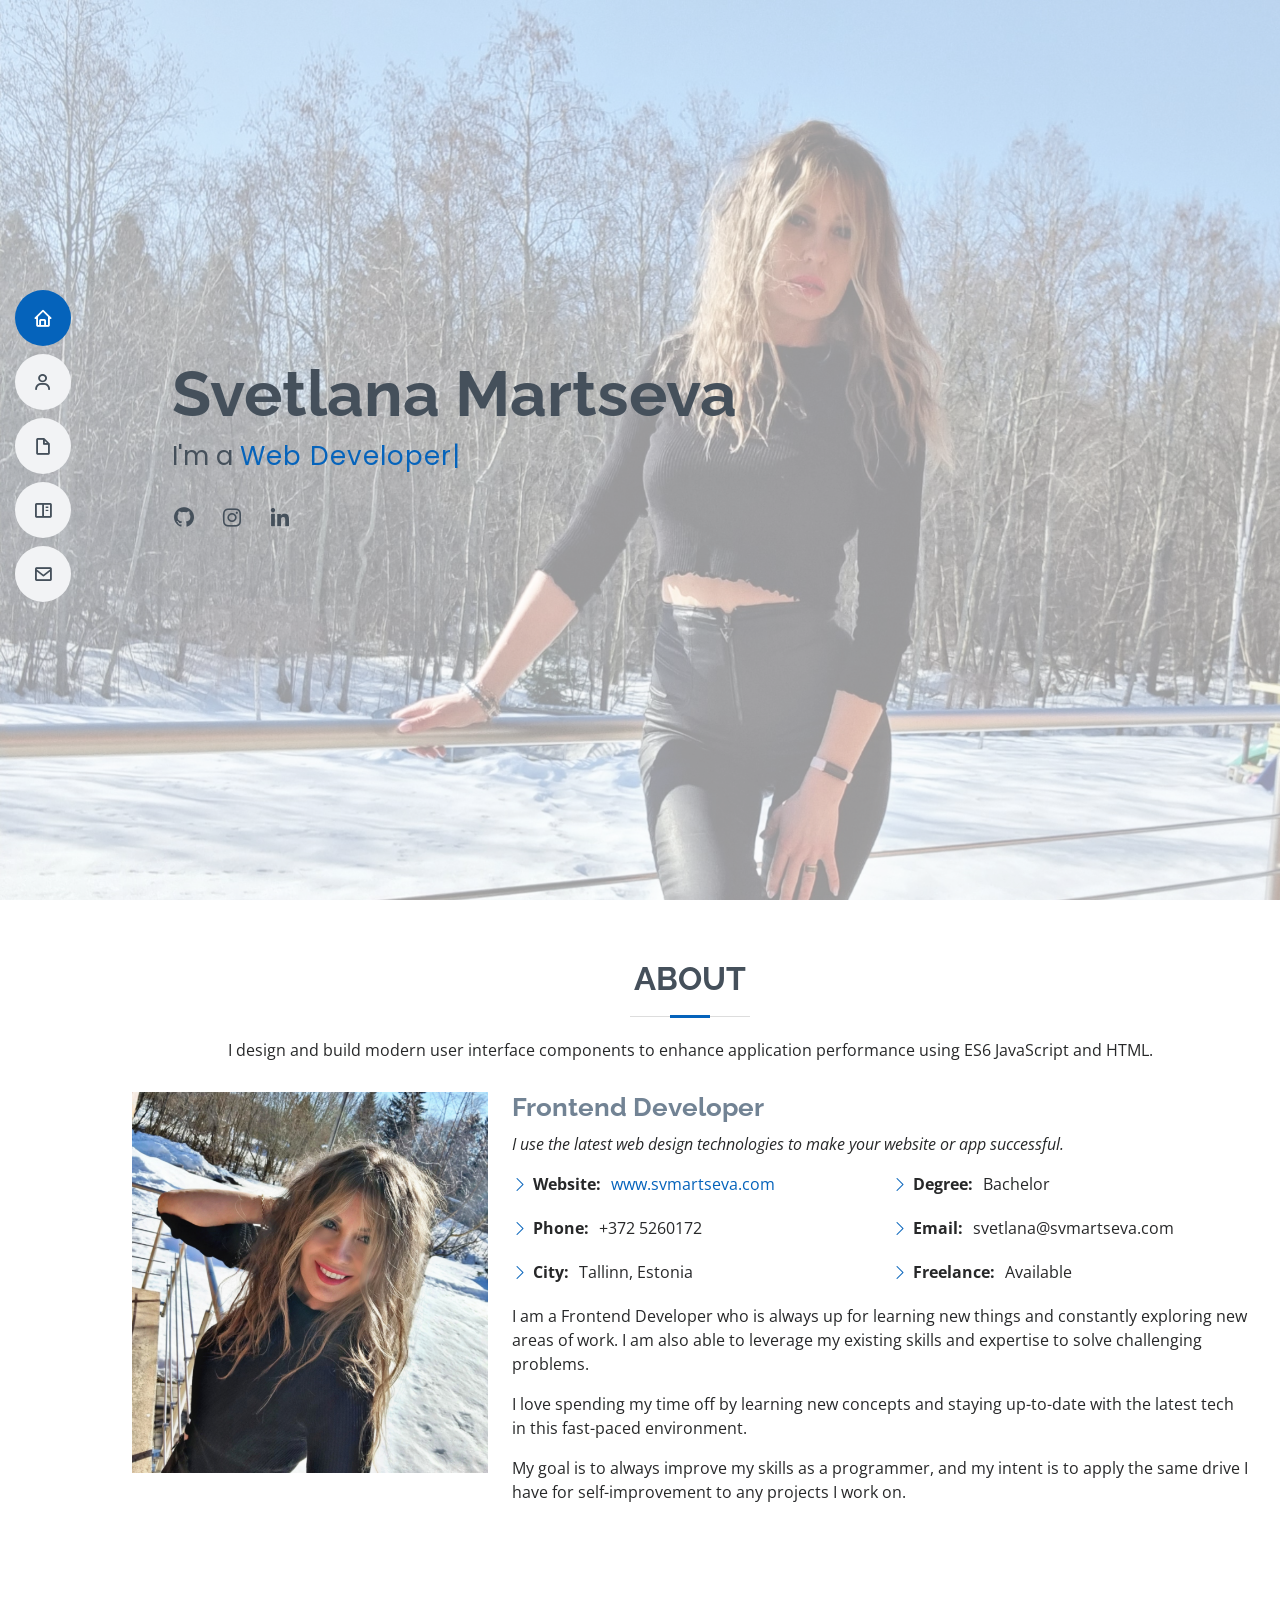
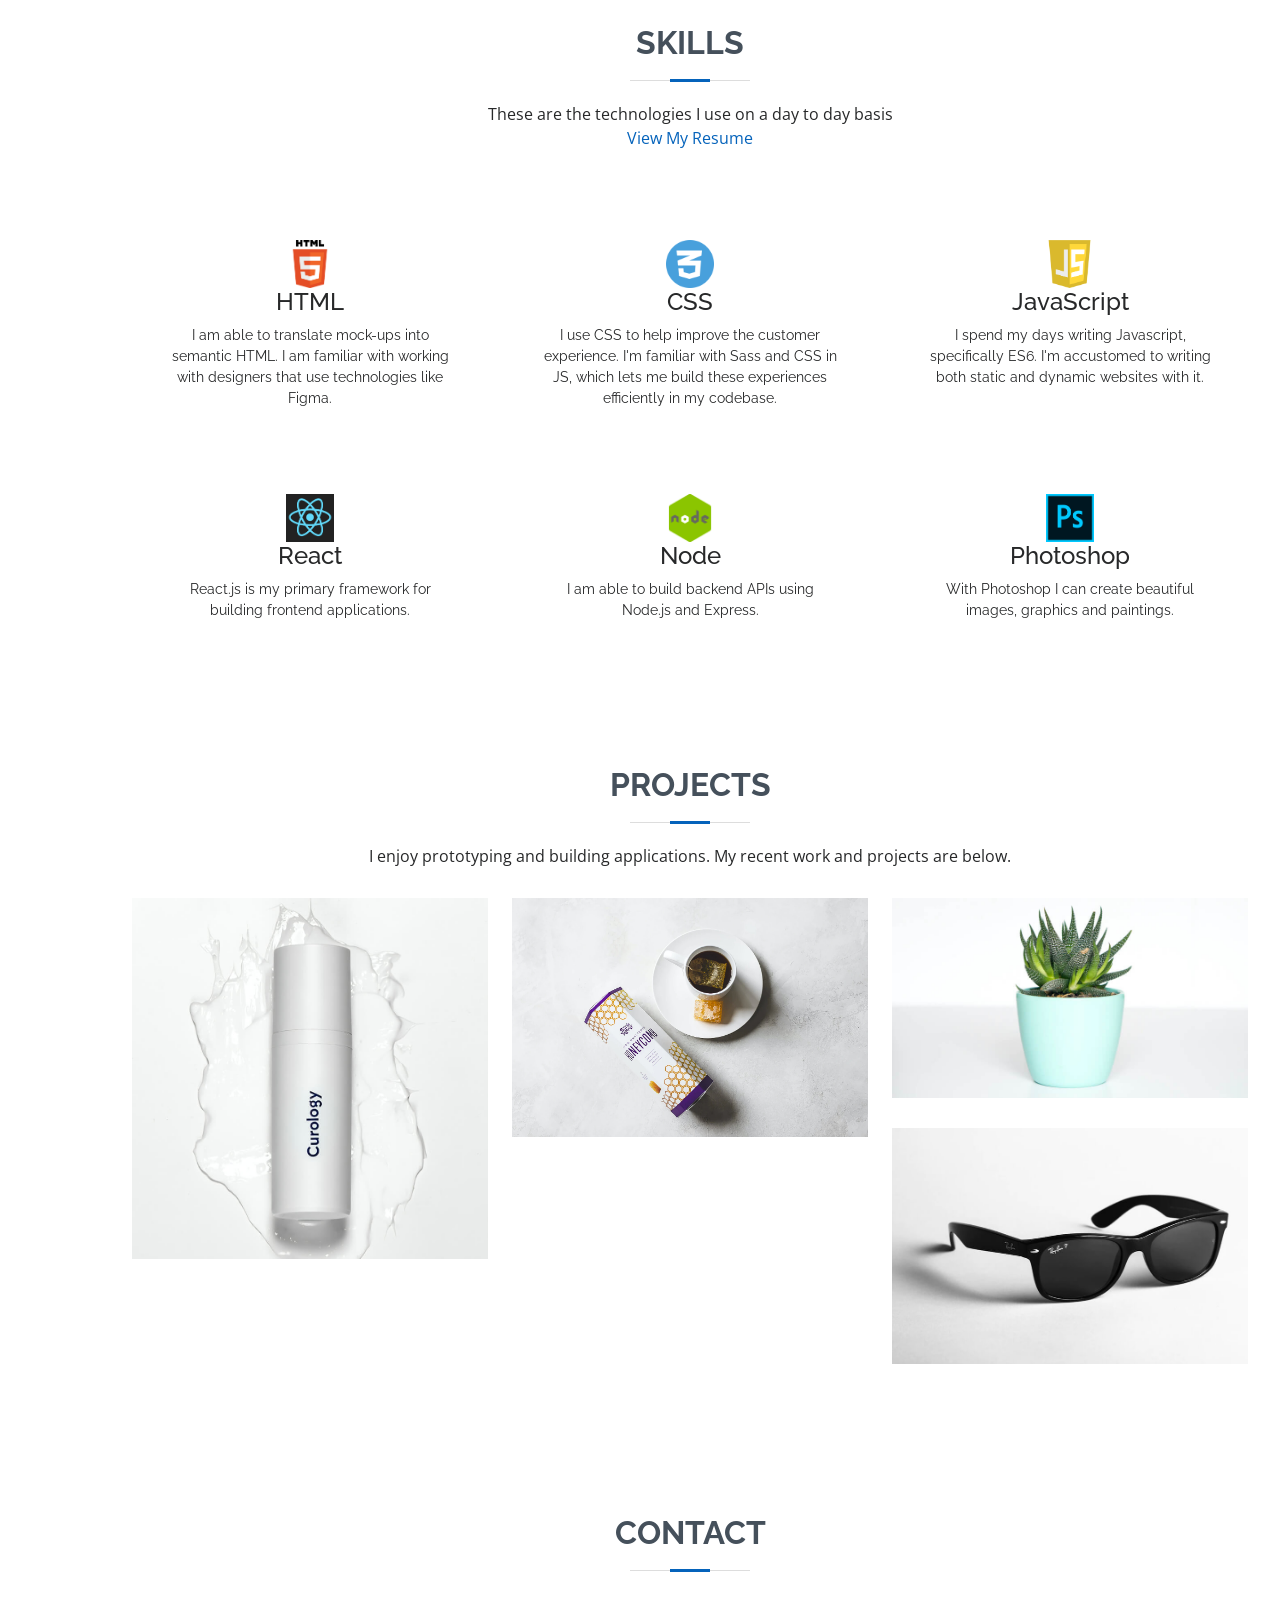
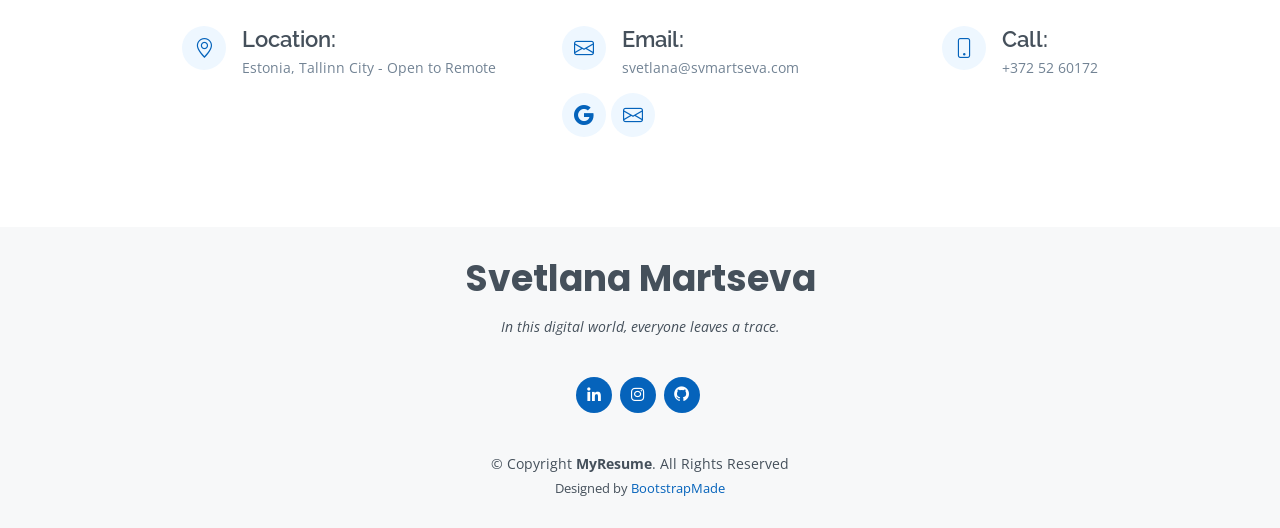
<file: index.html>
<!DOCTYPE html>
<html lang="en">
  <head>
    <meta charset="utf-8" />
    <meta content="width=device-width, initial-scale=1.0" name="viewport" />

    <title>Svetlana Martseva</title>
    <meta content="" name="description" />
    <meta content="" name="keywords" />

    <!-- Favicons -->
    <link href="assets/img/sm-logo.png" rel="icon" />
    <link href="assets/img/apple-touch-icon.png" rel="apple-touch-icon" />

    <!-- Google Fonts -->
    <link
      href="https://fonts.googleapis.com/css?family=Open+Sans:300,300i,400,400i,600,600i,700,700i|Raleway:300,300i,400,400i,500,500i,600,600i,700,700i|Poppins:300,300i,400,400i,500,500i,600,600i,700,700i"
      rel="stylesheet"
    />

    <!-- Vendor CSS Files -->
    <link href="assets/vendor/aos/aos.css" rel="stylesheet" />
    <link
      href="assets/vendor/bootstrap/css/bootstrap.min.css"
      rel="stylesheet"
    />
    <link
      href="assets/vendor/bootstrap-icons/bootstrap-icons.css"
      rel="stylesheet"
    />
    <link href="assets/vendor/boxicons/css/boxicons.min.css" rel="stylesheet" />
    <link
      href="assets/vendor/glightbox/css/glightbox.min.css"
      rel="stylesheet"
    />
    <link href="assets/vendor/swiper/swiper-bundle.min.css" rel="stylesheet" />

    <!-- Template Main CSS File -->
    <link href="assets/css/style.css" rel="stylesheet" />

    <!-- =======================================================
  * Template Name: MyResume - v4.7.0
  * Template URL: https://bootstrapmade.com/free-html-bootstrap-template-my-resume/
  * Author: BootstrapMade.com
  * License: https://bootstrapmade.com/license/
  ======================================================== -->
  </head>

  <body>
    <!-- ======= Mobile nav toggle button ======= -->
    <!-- <button type="button" class="mobile-nav-toggle d-xl-none"><i class="bi bi-list mobile-nav-toggle"></i></button> -->
    <i class="bi bi-list mobile-nav-toggle d-xl-none"></i>
    <!-- ======= Header ======= -->
    <header id="header" class="d-flex flex-column justify-content-center">
      <nav id="navbar" class="navbar nav-menu">
        <ul>
          <li>
            <a href="#hero" class="nav-link scrollto active"
              ><i class="bx bx-home"></i> <span>Home</span></a
            >
          </li>
          <li>
            <a href="#about" class="nav-link scrollto"
              ><i class="bx bx-user"></i> <span>About</span></a
            >
          </li>
          <li>
            <a href="#skills" class="nav-link scrollto"
              ><i class="bx bx-file-blank"></i> <span>Skills</span></a
            >
          </li>
          <li>
            <a href="#portfolio" class="nav-link scrollto"
              ><i class="bx bx-book-content"></i> <span>Projects</span></a
            >
          </li>
          <!--<li>
            <a href="#services" class="nav-link scrollto"
              ><i class="bx bx-server"></i> <span>Services</span></a
            >
          </li>-->
          <li>
            <a href="#contact" class="nav-link scrollto"
              ><i class="bx bx-envelope"></i> <span>Contact</span></a
            >
          </li>
        </ul>
      </nav>
      <!-- .nav-menu -->
    </header>
    <!-- End Header -->

    <!-- ======= Hero Section ======= -->
    <section id="hero" class="d-flex flex-column justify-content-center">
      <div class="container" data-aos="zoom-in" data-aos-delay="100">
        <h1>Svetlana Martseva</h1>
        <p>
          I'm a
          <span
            class="typed"
            data-typed-items="Web Developer, Student, Freelancer"
          ></span>
        </p>
        <div class="social-links">
          <a href="https://github.com/Svmar1203" target="blank" class="github"
            ><i class="bx bxl-github"></i
          ></a>
          <a
            href="https://www.instagram.com/svmar1203/"
            target="blank"
            class="instagram"
            ><i class="bx bxl-instagram"></i
          ></a>
          <a
            href="https://www.linkedin.com/in/svmartseva/"
            target="blank"
            class="linkedin"
            ><i class="bx bxl-linkedin"></i
          ></a>
        </div>
      </div>
    </section>
    <!-- End Hero -->

    <main id="main">
      <!-- ======= About Section ======= -->
      <section id="about" class="about">
        <div class="container" data-aos="fade-up">
          <div class="section-title">
            <h2>About</h2>
            <p>
              I design and build modern user interface components to enhance
              application performance using ES6 JavaScript and HTML.
            </p>
          </div>

          <div class="row">
            <div class="col-lg-4">
              <img src="assets/img/tt1.jpg" class="img-fluid" alt="" />
            </div>
            <div class="col-lg-8 pt-4 pt-lg-0 content">
              <h3>Frontend Developer</h3>
              <p class="fst-italic">
                I use the latest web design technologies to make your website or
                app successful.
              </p>
              <div class="row">
                <div class="col-lg-6">
                  <ul>
                    <li>
                      <i class="bi bi-chevron-right"></i>
                      <strong>Website:</strong>
                      <a href="https://www.svmartseva.com" target="_blank"
                        >www.svmartseva.com</a
                      >
                    </li>
                    <li>
                      <i class="bi bi-chevron-right"></i>
                      <strong>Phone:</strong> <span>+372 5260172</span>
                    </li>
                    <li>
                      <i class="bi bi-chevron-right"></i>
                      <strong>City:</strong> <span>Tallinn, Estonia</span>
                    </li>
                  </ul>
                </div>
                <div class="col-lg-6">
                  <ul>
                    <li>
                      <i class="bi bi-chevron-right"></i>
                      <strong>Degree:</strong> <span>Bachelor</span>
                    </li>
                    <li>
                      <i class="bi bi-chevron-right"></i>
                      <strong>Email:</strong>
                      <span>svetlana@svmartseva.com</span>
                    </li>
                    <li>
                      <i class="bi bi-chevron-right"></i>
                      <strong>Freelance:</strong> <span>Available</span>
                    </li>
                  </ul>
                </div>
              </div>
              <p>
                I am a Frontend Developer who is always up for learning new
                things and constantly exploring new areas of work. I am also
                able to leverage my existing skills and expertise to solve
                challenging problems.
              </p>
              <p>
                I love spending my time off by learning new concepts and staying
                up-to-date with the latest tech in this fast-paced environment.
              </p>
              <p>
                My goal is to always improve my skills as a programmer, and my
                intent is to apply the same drive I have for self-improvement to
                any projects I work on.
              </p>
            </div>
          </div>
        </div>
      </section>
      <!-- End About Section -->

      <!-- ======= Skills Section ======= -->
      <section id="skills" class="skills">
        <div class="container" data-aos="fade-up">
          <div class="section-title">
            <h2>Skills</h2>
            <p>These are the technologies I use on a day to day basis</p>
            <a class="btn-btn-link mt-2" target="_blank" href="">View My Resume</a>
          </div>

          <div class="row">
            <div class="col-lg-4 col-md-6">
              <div class="count-box">
                <img src="assets/img/skills/html55.png" class="skill-indiv" />
                <h4>HTML</h4>
                <p>
                  I am able to translate mock-ups into semantic HTML. I am
                  familiar with working with designers that use technologies
                  like Figma.
                </p>
              </div>
            </div>

            <div class="col-lg-4 col-md-6 mt-5 mt-md-0">
              <div class="count-box">
                <img src="assets/img/skills/css5.png" class="skill-indiv" />

                <h4>CSS</h4>
                <p>
                  I use CSS to help improve the customer experience. I'm
                  familiar with Sass and CSS in JS, which lets me build these
                  experiences efficiently in my codebase.
                </p>
              </div>
            </div>

            <div class="col-lg-4 col-md-6 mt-5 mt-lg-0">
              <div class="count-box">
                <img src="assets/img/skills/js.png" class="skill-indiv" />

                <h4>JavaScript</h4>
                <p>
                  I spend my days writing Javascript, specifically ES6. I'm
                  accustomed to writing both static and dynamic websites with
                  it.
                </p>
              </div>
            </div>

            <div class="col-lg-4 col-md-6 mt-5 mt-lg-0">
              <div class="count-box">
                <img src="assets/img/skills/react1.png" class="skill-indiv" />

                <h4>React</h4>
                <p>
                  React.js is my primary framework for building frontend
                  applications.
                </p>
              </div>
            </div>

            <div class="col-lg-4 col-md-6 mt-5 mt-lg-0">
              <div class="count-box">
                 <img src="assets/img/skills/node.png" class="skill-indiv"></img>

                <h4>Node</h4>
                <p>
                  I am able to build backend APIs using Node.js and Express.
                </p>
              </div>
            </div>

            <div class="col-lg-4 col-md-6 mt-5 mt-lg-0">
              <div class="count-box">
                <img src="assets/img/skills/phs.png" class="skill-indiv" />

                <h4>Photoshop</h4>
                <p>
                  With Photoshop I can create beautiful images, graphics and
                  paintings.
                </p>
              </div>
            </div>
          </div>
        </div>
      </section>
      <!-- End Facts Section -->

  

      <!-- ======= Project Section ======= -->
      <section id="portfolio" class="portfolio section-bg">
        <div class="container" data-aos="fade-up">
          <div class="section-title">
            <h2>Projects</h2>
            <p>
             I enjoy prototyping and building applications. My recent work and projects are below.
            </p>
          </div>

         

          <div
            class="row portfolio-container"
            data-aos="fade-up"
            data-aos-delay="200"
          >
            <div class="col-lg-4 col-md-6 portfolio-item filter-app">
              <div class="portfolio-wrap">
                <img
                  src="assets/img/portfolio/portfolio-1.jpg"
                  class="img-fluid"
                  alt=""
                />
                <div class="portfolio-info">
                  <h4>Bankist App</h4>
                  
                  <div class="portfolio-links">
                    <a
                      href="assets/img/portfolio/prtf.jpg"
                      data-gallery="portfolioGallery"
                      class="portfolio-lightbox"
                      title="Bankist App"
                      ><i class="bx bx-plus"></i
                    ></a>
                    <!--<a
                      href="portfolio-details.html"
                      class="portfolio-details-lightbox"
                      data-glightbox="type: external"
                      title="Portfolio Details"
                      ><i class="bx bx-link"></i
                    ></a>-->
                  </div>
                </div>
              </div>
            </div>

            <div class="col-lg-4 col-md-6 portfolio-item filter-web">
              <div class="portfolio-wrap">
                <img
                  src="assets/img/portfolio/portfolio-2.jpg"
                  class="img-fluid"
                  alt=""
                />
                <div class="portfolio-info">
                  <h4>Noemi</h4>
                 
                  <div class="portfolio-links">
                    <a
                      href="assets/img/portfolio/prtf2.png"
                      data-gallery="portfolioGallery"
                      class="portfolio-lightbox"
                      title="Noemi"
                      ><i class="bx bx-plus"></i
                    ></a>
                    <!--<a
                      href="portfolio-details.html"
                      class="portfolio-details-lightbox"
                      data-glightbox="type: external"
                      title="Portfolio Details"
                      ><i class="bx bx-link"></i
                    ></a>-->
                  </div>
                </div>
              </div>
            </div>

            <div class="col-lg-4 col-md-6 portfolio-item filter-app">
              <div class="portfolio-wrap">
                <img
                  src="assets/img/portfolio/portfolio-3.jpg"
                  class="img-fluid"
                  alt=""
                />
                <div class="portfolio-info">
                  <h4>App</h4>
                 
                  <div class="portfolio-links">
                    <a
                      href="assets/img/portfolio/prtf3.jpg"
                      data-gallery="portfolioGallery"
                      class="portfolio-lightbox"
                      title="Landing Page"
                      ><i class="bx bx-plus"></i
                    ></a>
                    <!--<a
                      href="portfolio-details.html"
                      class="portfolio-details-lightbox"
                      data-glightbox="type: external"
                      title="Portfolio Details"
                      ><i class="bx bx-link"></i
                    ></a>-->
                  </div>
                </div>
              </div>
            </div>

            <div class="col-lg-4 col-md-6 portfolio-item filter-card">
              <div class="portfolio-wrap">
                <img
                  src="assets/img/portfolio/portfolio-4.jpg"
                  class="img-fluid"
                  alt=""
                />
                <div class="portfolio-info">
                  <h4>Portfolio</h4>
                  
                  <div class="portfolio-links">
                    <a
                      href="assets/img/portfolio/prtf4.jpg"
                      data-gallery="portfolioGallery"
                      class="portfolio-lightbox"
                      title="Portfolio"
                      ><i class="bx bx-plus"></i
                    ></a>
                   
                  </div>
                </div>
              </div>
            </div>

            
          </div>
        </div>
      </section>
      <!-- End Project Section -->

      <!-- ======= Contact Section ======= -->
      <section id="contact" class="contact">
        <div class="container" data-aos="fade-up">
          <div class="section-title">
            <h2>Contact</h2>
          </div>

          <div class="row mt-1">
              <div class="col-sm-12 col-lg-4">
                <div class="info info--contact">
                  <div class="address">
                    <i class="bi bi-geo-alt"></i>
                    <h4>Location:</h4>
                    <p>Estonia, Tallinn City - Open to Remote</p>
                  </div>
                </div>
              </div>

            <div class="col-sm-12 col-lg-4">
              <div class="info info--contact">
                <div class="email">
                  <i class="bi bi-envelope"></i>
                  <h4>Email:</h4>
                  <p>svetlana@svmartseva.com</p>
                </div>
                <div class="contact-links">
                  <a href="mailTo:svetlana@svmartseva.com" target="_blank">
                    <i class="bi bi-google"></i>
                  </a>
                  <a href="mailTo:svetlana.eest@gmail.com">
                    <i class="bi bi-envelope"></i>
                  </a>
                </div>
              </div>    
            </div>

            <div class="col-sm-12 col-lg-4">
              <div class="info info--contact">
                <div class="phone">
                  <i class="bi bi-phone"></i>
                  <h4>Call:</h4>
                  <p>+372 52 60172</p>
                </div>
              </div>
                
            </div>
            <!--<div class="col-lg-4">
              <div class="info">
                <div class="address">
                  <i class="bi bi-geo-alt"></i>
                  <h4>Location:</h4>
                  <p>A108 Adam Street, New York, NY 535022</p>
                </div>

                <div class="email">
                  <i class="bi bi-envelope"></i>
                  <h4>Email:</h4>
                  <p>info@example.com</p>
                </div>

                <div class="phone">
                  <i class="bi bi-phone"></i>
                  <h4>Call:</h4>
                  <p>+1 5589 55488 55s</p>
                </div>
              </div>-->
            </div>

            <!--<div class="col-lg-8 mt-5 mt-lg-0">
              <form
                action="forms/contact.php"
                method="post"
                role="form"
                class="php-email-form"
              >
                <div class="row">
                  <div class="col-md-6 form-group">
                    <input
                      type="text"
                      name="name"
                      class="form-control"
                      id="name"
                      placeholder="Your Name"
                      required
                    />
                  </div>
                  <div class="col-md-6 form-group mt-3 mt-md-0">
                    <input
                      type="email"
                      class="form-control"
                      name="email"
                      id="email"
                      placeholder="Your Email"
                      required
                    />
                  </div>
                </div>
                <div class="form-group mt-3">
                  <input
                    type="text"
                    class="form-control"
                    name="subject"
                    id="subject"
                    placeholder="Subject"
                    required
                  />
                </div>
                <div class="form-group mt-3">
                  <textarea
                    class="form-control"
                    name="message"
                    rows="5"
                    placeholder="Message"
                    required
                  ></textarea>
                </div>
                <div class="my-3">
                  <div class="loading">Loading</div>
                  <div class="error-message"></div>
                  <div class="sent-message">
                    Your message has been sent. Thank you!
                  </div>
                </div>
                <div class="text-center">
                  <button type="submit">Send Message</button>
                </div>
              </form>
            </div>-->
          </div>
        </div>
      </section>
      <!-- End Contact Section -->
    </main>
    <!-- End #main -->

    <!-- ======= Footer ======= -->
    <footer id="footer">
      <div class="container">
        <h3>Svetlana Martseva</h3>
        <p>
          In this digital world, everyone leaves a trace.
        </p>
        <div class="social-links">
          <a href="https://www.linkedin.com/in/svmartseva/" target="_blank" class="linkedin"><i class="bx bxl-linkedin"></i></a>
          <a href="https://www.instagram.com/svmar1203/" target="_blank" class="instagram"><i class="bx bxl-instagram"></i></a>
           <a href="https://github.com/Svmar1203" target="_blank" class="github"
            ><i class="bx bxl-github"></i
          ></a>
        </div>
        <div class="copyright">
          &copy; Copyright <strong><span>MyResume</span></strong
          >. All Rights Reserved
        </div>
        <div class="credits">
          <!-- All the links in the footer should remain intact. -->
          <!-- You can delete the links only if you purchased the pro version. -->
          <!-- Licensing information: [license-url] -->
          <!-- Purchase the pro version with working PHP/AJAX contact form: https://bootstrapmade.com/free-html-bootstrap-template-my-resume/ -->
          Designed by <a href="https://bootstrapmade.com/">BootstrapMade</a>
        </div>
      </div>
    </footer>
    <!-- End Footer -->

    <div id="preloader"></div>
    <a
      href="#"
      class="back-to-top d-flex align-items-center justify-content-center"
      ><i class="bi bi-arrow-up-short"></i
    ></a>

    <!-- Vendor JS Files -->
    <script src="assets/vendor/purecounter/purecounter.js"></script>
    <script src="assets/vendor/aos/aos.js"></script>
    <script src="assets/vendor/bootstrap/js/bootstrap.bundle.min.js"></script>
    <script src="assets/vendor/glightbox/js/glightbox.min.js"></script>
    <script src="assets/vendor/isotope-layout/isotope.pkgd.min.js"></script>
    <script src="assets/vendor/swiper/swiper-bundle.min.js"></script>
    <script src="assets/vendor/typed.js/typed.min.js"></script>
    <script src="assets/vendor/waypoints/noframework.waypoints.js"></script>
    <script src="assets/vendor/php-email-form/validate.js"></script>

    <!-- Template Main JS File -->
    <script src="assets/js/main.js"></script>
  </body>
</html>
</file>
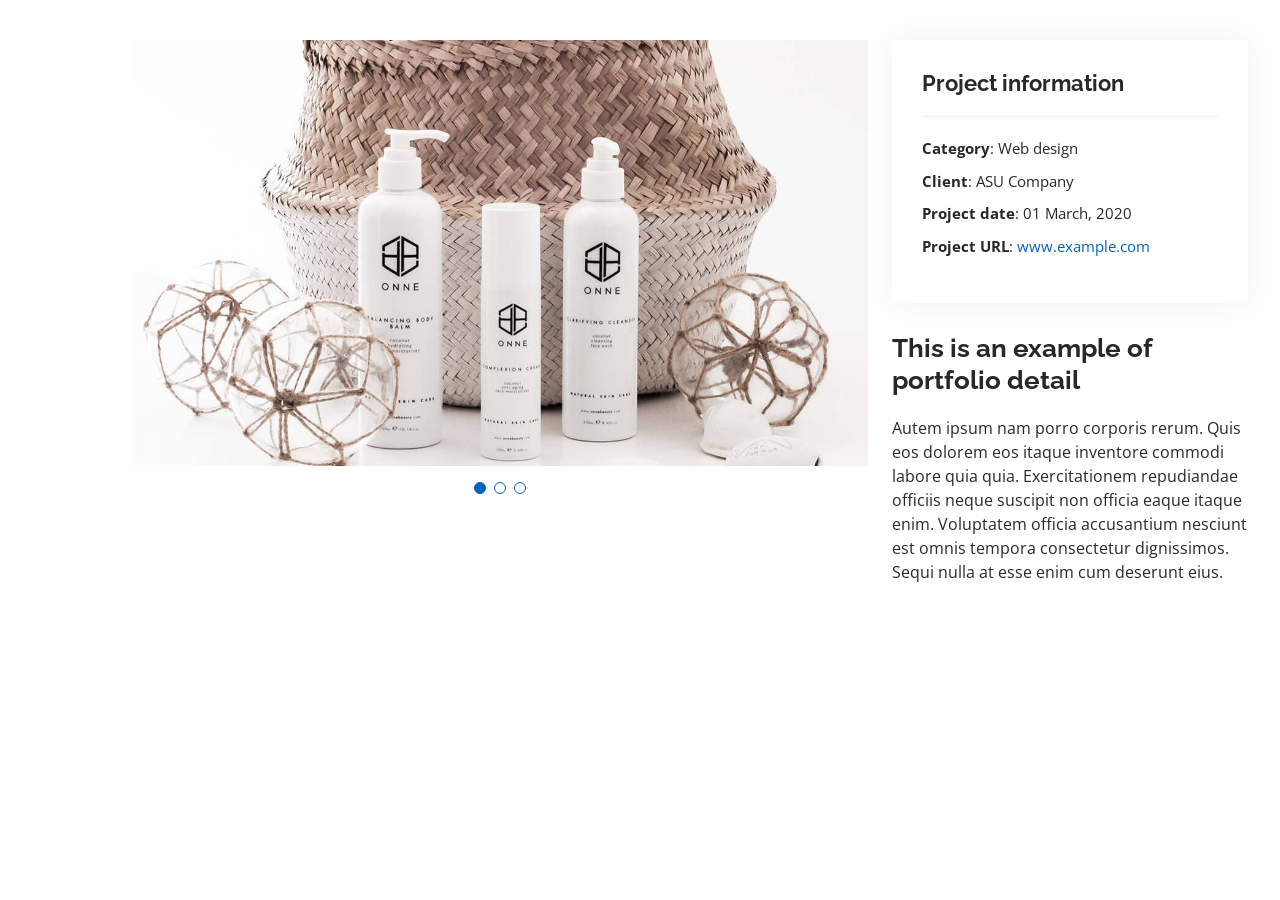
<file: portfolio-details.html>
<!DOCTYPE html>
<html lang="en">
  <head>
    <meta charset="utf-8" />
    <meta content="width=device-width, initial-scale=1.0" name="viewport" />

    <title>Project Details - Personal Bootstrap Template</title>
    <meta content="" name="description" />
    <meta content="" name="keywords" />

    <!-- Favicons -->
    <link href="assets/img/favicon.png" rel="icon" />
    <link href="assets/img/apple-touch-icon.png" rel="apple-touch-icon" />

    <!-- Google Fonts -->
    <link
      href="https://fonts.googleapis.com/css?family=Open+Sans:300,300i,400,400i,600,600i,700,700i|Raleway:300,300i,400,400i,500,500i,600,600i,700,700i|Poppins:300,300i,400,400i,500,500i,600,600i,700,700i"
      rel="stylesheet"
    />

    <!-- Vendor CSS Files -->
    <link href="assets/vendor/aos/aos.css" rel="stylesheet" />
    <link
      href="assets/vendor/bootstrap/css/bootstrap.min.css"
      rel="stylesheet"
    />
    <link
      href="assets/vendor/bootstrap-icons/bootstrap-icons.css"
      rel="stylesheet"
    />
    <link href="assets/vendor/boxicons/css/boxicons.min.css" rel="stylesheet" />
    <link
      href="assets/vendor/glightbox/css/glightbox.min.css"
      rel="stylesheet"
    />
    <link href="assets/vendor/swiper/swiper-bundle.min.css" rel="stylesheet" />

    <!-- Template Main CSS File -->
    <link href="assets/css/style.css" rel="stylesheet" />

    <!-- =======================================================
  * Template Name: MyResume - v4.7.0
  * Template URL: https://bootstrapmade.com/free-html-bootstrap-template-my-resume/
  * Author: BootstrapMade.com
  * License: https://bootstrapmade.com/license/
  ======================================================== -->
  </head>

  <body>
    <main id="main">
      <!-- ======= Portfolio Details Section ======= -->
      <section id="portfolio-details" class="portfolio-details">
        <div class="container">
          <div class="row gy-4">
            <div class="col-lg-8">
              <div class="portfolio-details-slider swiper">
                <div class="swiper-wrapper align-items-center">
                  <div class="swiper-slide">
                    <img
                      src="assets/img/portfolio/portfolio-details-1.jpg"
                      alt=""
                    />
                  </div>

                  <div class="swiper-slide">
                    <img
                      src="assets/img/portfolio/portfolio-details-2.jpg"
                      alt=""
                    />
                  </div>

                  <div class="swiper-slide">
                    <img
                      src="assets/img/portfolio/portfolio-details-3.jpg"
                      alt=""
                    />
                  </div>
                </div>
                <div class="swiper-pagination"></div>
              </div>
            </div>

            <div class="col-lg-4">
              <div class="portfolio-info">
                <h3>Project information</h3>
                <ul>
                  <li><strong>Category</strong>: Web design</li>
                  <li><strong>Client</strong>: ASU Company</li>
                  <li><strong>Project date</strong>: 01 March, 2020</li>
                  <li>
                    <strong>Project URL</strong>:
                    <a href="#">www.example.com</a>
                  </li>
                </ul>
              </div>
              <div class="portfolio-description">
                <h2>This is an example of portfolio detail</h2>
                <p>
                  Autem ipsum nam porro corporis rerum. Quis eos dolorem eos
                  itaque inventore commodi labore quia quia. Exercitationem
                  repudiandae officiis neque suscipit non officia eaque itaque
                  enim. Voluptatem officia accusantium nesciunt est omnis
                  tempora consectetur dignissimos. Sequi nulla at esse enim cum
                  deserunt eius.
                </p>
              </div>
            </div>
          </div>
        </div>
      </section>
      <!-- End Portfolio Details Section -->
    </main>
    <!-- End #main -->

    <div id="preloader"></div>
    <a
      href="#"
      class="back-to-top d-flex align-items-center justify-content-center"
      ><i class="bi bi-arrow-up-short"></i
    ></a>

    <!-- Vendor JS Files -->
    <script src="assets/vendor/purecounter/purecounter.js"></script>
    <script src="assets/vendor/aos/aos.js"></script>
    <script src="assets/vendor/bootstrap/js/bootstrap.bundle.min.js"></script>
    <script src="assets/vendor/glightbox/js/glightbox.min.js"></script>
    <script src="assets/vendor/isotope-layout/isotope.pkgd.min.js"></script>
    <script src="assets/vendor/swiper/swiper-bundle.min.js"></script>
    <script src="assets/vendor/typed.js/typed.min.js"></script>
    <script src="assets/vendor/waypoints/noframework.waypoints.js"></script>
    <script src="assets/vendor/php-email-form/validate.js"></script>

    <!-- Template Main JS File -->
    <script src="assets/js/main.js"></script>
  </body>
</html>
</file>
<file: assets/css/style.css>
/**
* Template Name: MyResume - v4.7.0
* Template URL: https://bootstrapmade.com/free-html-bootstrap-template-my-resume/
* Author: BootstrapMade.com
* License: https://bootstrapmade.com/license/
*/

/*--------------------------------------------------------------
# General
--------------------------------------------------------------*/
body {
  font-family: "Open Sans", sans-serif;
  color: #272829;
}

a {
  color: #0563bb;
  text-decoration: none;
}

a:hover {
  color: #067ded;
  text-decoration: none;
}

h1,
h2,
h3,
h4,
h5,
h6 {
  font-family: "Raleway", sans-serif;
}

/*--------------------------------------------------------------
# Back to top button
--------------------------------------------------------------*/
.back-to-top {
  position: fixed;
  visibility: hidden;
  opacity: 0;
  right: 15px;
  bottom: 15px;
  z-index: 996;
  background: #0563bb;
  width: 40px;
  height: 40px;
  border-radius: 50px;
  transition: all 0.4s;
}
.back-to-top i {
  font-size: 28px;
  color: #fff;
  line-height: 0;
}
.back-to-top:hover {
  background: #0678e3;
  color: #fff;
}
.back-to-top.active {
  visibility: visible;
  opacity: 1;
}

/*--------------------------------------------------------------
# Preloader
--------------------------------------------------------------*/
#preloader {
  position: fixed;
  top: 0;
  left: 0;
  right: 0;
  bottom: 0;
  z-index: 9999;
  overflow: hidden;
  background: #fff;
}

#preloader:before {
  content: "";
  position: fixed;
  top: calc(50% - 30px);
  left: calc(50% - 30px);
  border: 6px solid #0563bb;
  border-top-color: #fff;
  border-bottom-color: #fff;
  border-radius: 50%;
  width: 60px;
  height: 60px;
  -webkit-animation: animate-preloader 1s linear infinite;
  animation: animate-preloader 1s linear infinite;
}

@-webkit-keyframes animate-preloader {
  0% {
    transform: rotate(0deg);
  }
  100% {
    transform: rotate(360deg);
  }
}

@keyframes animate-preloader {
  0% {
    transform: rotate(0deg);
  }
  100% {
    transform: rotate(360deg);
  }
}
/*--------------------------------------------------------------
# Disable aos animation delay on mobile devices
--------------------------------------------------------------*/
@media screen and (max-width: 768px) {
  [data-aos-delay] {
    transition-delay: 0 !important;
  }
}
/*--------------------------------------------------------------
# Header
--------------------------------------------------------------*/
#header {
  position: fixed;
  top: 0;
  left: 0;
  bottom: 0;
  z-index: 9997;
  transition: all 0.5s;
  padding: 15px;
  overflow-y: auto;
}
@media (max-width: 992px) {
  #header {
    width: 300px;
    background: #fff;
    border-right: 1px solid #e6e9ec;
    left: -300px;
  }
}

@media (min-width: 992px) {
  #main {
    margin-left: 100px;
  }
}
/*--------------------------------------------------------------
# Navigation Menu
--------------------------------------------------------------*/
/**
* Desktop Navigation 
*/
.nav-menu {
  padding: 0;
  display: block;
}
.nav-menu * {
  margin: 0;
  padding: 0;
  list-style: none;
}
.nav-menu > ul > li {
  position: relative;
  white-space: nowrap;
}
.nav-menu a,
.nav-menu a:focus {
  display: flex;
  align-items: center;
  color: #45505b;
  padding: 10px 18px;
  margin-bottom: 8px;
  transition: 0.3s;
  font-size: 15px;
  border-radius: 50px;
  background: #f2f3f5;
  height: 56px;
  width: 100%;
  overflow: hidden;
  transition: 0.3s;
}
.nav-menu a i,
.nav-menu a:focus i {
  font-size: 20px;
}
.nav-menu a span,
.nav-menu a:focus span {
  padding: 0 5px 0 7px;
  color: #45505b;
}
@media (min-width: 992px) {
  .nav-menu a,
  .nav-menu a:focus {
    width: 56px;
  }
  .nav-menu a span,
  .nav-menu a:focus span {
    display: none;
    color: #fff;
  }
}
.nav-menu a:hover,
.nav-menu .active,
.nav-menu .active:focus,
.nav-menu li:hover > a {
  color: #fff;
  background: #0563bb;
}
.nav-menu a:hover span,
.nav-menu .active span,
.nav-menu .active:focus span,
.nav-menu li:hover > a span {
  color: #fff;
}
.nav-menu a:hover,
.nav-menu li:hover > a {
  width: 100%;
  color: #fff;
}
.nav-menu a:hover span,
.nav-menu li:hover > a span {
  display: block;
}

/**
* Mobile Navigation 
*/
.mobile-nav-toggle {
  position: fixed;
  right: 10px;
  top: 10px;
  z-index: 9998;
  border: 0;
  background: none;
  font-size: 28px;
  transition: all 0.4s;
  outline: none !important;
  line-height: 0;
  cursor: pointer;
  border-radius: 50px;
  padding: 5px;
}
.mobile-nav-toggle i {
  color: #45505b;
}

.mobile-nav-active {
  overflow: hidden;
}
.mobile-nav-active #header {
  left: 0;
}
.mobile-nav-active .mobile-nav-toggle {
  color: #fff;
  background-color: #0563bb;
}

/*--------------------------------------------------------------
# Hero Section
--------------------------------------------------------------*/
#hero {
  width: 100%;
  height: 100vh;
  background: url("../img/3bg.jpg") top right no-repeat;
  background-size: cover;
  position: relative;
}
@media (min-width: 992px) {
  #hero {
    padding-left: 160px;
  }
}
#hero:before {
  content: "";
  background: rgba(255, 255, 255, 0.6);
  position: absolute;
  bottom: 0;
  top: 0;
  left: 0;
  right: 0;
}
#hero h1 {
  margin: 0;
  font-size: 64px;
  font-weight: 700;
  line-height: 56px;
  color: #45505b;
}
#hero p {
  color: #45505b;
  margin: 15px 0 0 0;
  font-size: 26px;
  font-family: "Poppins", sans-serif;
}
#hero p span {
  color: #0563bb;
  letter-spacing: 1px;
}
#hero .social-links {
  margin-top: 30px;
}
#hero .social-links a {
  font-size: 24px;
  display: inline-block;
  color: #45505b;
  line-height: 1;
  margin-right: 20px;
  transition: 0.3s;
}
#hero .social-links a:hover {
  color: #0563bb;
}
@media (max-width: 992px) {
  #hero {
    text-align: center;
  }
  #hero h1 {
    font-size: 32px;
    line-height: 36px;
  }
  #hero p {
    margin-top: 10px;
    font-size: 20px;
    line-height: 24px;
  }
}

/*--------------------------------------------------------------
# Sections General
--------------------------------------------------------------*/
section {
  padding: 60px 0;
  overflow: hidden;
}

.section-title {
  text-align: center;
  padding-bottom: 30px;
}
.section-title h2 {
  font-size: 32px;
  font-weight: bold;
  text-transform: uppercase;
  margin-bottom: 20px;
  padding-bottom: 20px;
  position: relative;
  color: #45505b;
}
.section-title h2::before {
  content: "";
  position: absolute;
  display: block;
  width: 120px;
  height: 1px;
  background: #ddd;
  bottom: 1px;
  left: calc(50% - 60px);
}
.section-title h2::after {
  content: "";
  position: absolute;
  display: block;
  width: 40px;
  height: 3px;
  background: #0563bb;
  bottom: 0;
  left: calc(50% - 20px);
}
.section-title p {
  margin-bottom: 0;
}

/*--------------------------------------------------------------
# About
--------------------------------------------------------------*/
.about .content h3 {
  font-weight: 700;
  font-size: 26px;
  color: #728394;
}
.about .content ul {
  list-style: none;
  padding: 0;
}
.about .content ul li {
  margin-bottom: 20px;
  display: flex;
  align-items: center;
}
.about .content ul strong {
  margin-right: 10px;
}
.about .content ul i {
  font-size: 16px;
  margin-right: 5px;
  color: #0563bb;
  line-height: 0;
}
.about .content p:last-child {
  margin-bottom: 0;
}

/*--------------------------------------------------------------
# Skills
--------------------------------------------------------------*/
.skills .count-box {
  padding: 30px 30px 25px 30px;
  margin-top: 30px;
  width: 100%;
  position: relative;
  text-align: center;
  background: #fff;
}
.skills .count-box i {
  position: absolute;
  top: -25px;
  left: 50%;
  transform: translateX(-50%);
  font-size: 24px;
  background: #0563bb;
  color: #fff;
  border-radius: 50px;
  display: inline-flex;
  align-items: center;
  justify-content: center;
  width: 48px;
  height: 48px;
}
.skills .count-box span {
  font-size: 36px;
  display: block;
  font-weight: 600;
  color: #011426;
}
.skills .count-box p {
  padding: 0;
  margin: 0;
  font-family: "Raleway", sans-serif;
  font-size: 14px;
}

.skill-indiv {
  height: 48px;
  width: 48px;
}

/*--------------------------------------------------------------
# Project
--------------------------------------------------------------*/
.portfolio .portfolio-item {
  margin-bottom: 30px;
}
.portfolio #portfolio-flters {
  padding: 0;
  margin: 0 auto 25px auto;
  list-style: none;
  text-align: center;
  background: #fff;
  border-radius: 50px;
  padding: 2px 15px;
}
.portfolio #portfolio-flters li {
  cursor: pointer;
  display: inline-block;
  padding: 10px 15px;
  font-size: 14px;
  font-weight: 600;
  line-height: 1;
  text-transform: uppercase;
  color: #272829;
  margin-bottom: 5px;
  transition: all 0.3s ease-in-out;
}
.portfolio #portfolio-flters li:hover,
.portfolio #portfolio-flters li.filter-active {
  color: #0563bb;
}
.portfolio #portfolio-flters li:last-child {
  margin-right: 0;
}
.portfolio .portfolio-wrap {
  transition: 0.3s;
  position: relative;
  overflow: hidden;
  z-index: 1;
  background: rgba(69, 80, 91, 0.8);
}
.portfolio .portfolio-wrap::before {
  content: "";
  background: rgba(255, 255, 255, 0.7);
  position: absolute;
  left: 30px;
  right: 30px;
  top: 30px;
  bottom: 30px;
  transition: all ease-in-out 0.3s;
  z-index: 2;
  opacity: 0;
}
.portfolio .portfolio-wrap .portfolio-info {
  opacity: 0;
  position: absolute;
  top: 0;
  left: 0;
  right: 0;
  bottom: 0;
  text-align: center;
  z-index: 3;
  transition: all ease-in-out 0.3s;
  display: flex;
  flex-direction: column;
  justify-content: center;
  align-items: center;
}
.portfolio .portfolio-wrap .portfolio-info::before {
  display: block;
  content: "";
  width: 48px;
  height: 48px;
  position: absolute;
  top: 35px;
  left: 35px;
  border-top: 3px solid #d7dce1;
  border-left: 3px solid #d7dce1;
  transition: all 0.5s ease 0s;
  z-index: 9994;
}
.portfolio .portfolio-wrap .portfolio-info::after {
  display: block;
  content: "";
  width: 48px;
  height: 48px;
  position: absolute;
  bottom: 35px;
  right: 35px;
  border-bottom: 3px solid #d7dce1;
  border-right: 3px solid #d7dce1;
  transition: all 0.5s ease 0s;
  z-index: 9994;
}
.portfolio .portfolio-wrap .portfolio-info h4 {
  font-size: 20px;
  color: #45505b;
  font-weight: 600;
}
.portfolio .portfolio-wrap .portfolio-info p {
  color: #45505b;
  font-size: 14px;
  text-transform: uppercase;
  padding: 0;
  margin: 0;
}
.portfolio .portfolio-wrap .portfolio-links {
  text-align: center;
  z-index: 4;
}
.portfolio .portfolio-wrap .portfolio-links a {
  color: #45505b;
  margin: 0 2px;
  font-size: 28px;
  display: inline-block;
  transition: 0.3s;
}
.portfolio .portfolio-wrap .portfolio-links a:hover {
  color: #148af9;
}
.portfolio .portfolio-wrap:hover::before {
  top: 0;
  left: 0;
  right: 0;
  bottom: 0;
  opacity: 1;
}
.portfolio .portfolio-wrap:hover .portfolio-info {
  opacity: 1;
}
.portfolio .portfolio-wrap:hover .portfolio-info::before {
  top: 15px;
  left: 15px;
}
.portfolio .portfolio-wrap:hover .portfolio-info::after {
  bottom: 15px;
  right: 15px;
}

/*--------------------------------------------------------------
# Project Details
--------------------------------------------------------------*/
.portfolio-details {
  padding-top: 40px;
}
.portfolio-details .portfolio-details-slider img {
  width: 100%;
}
.portfolio-details .portfolio-details-slider .swiper-pagination {
  margin-top: 20px;
  position: relative;
}
.portfolio-details
  .portfolio-details-slider
  .swiper-pagination
  .swiper-pagination-bullet {
  width: 12px;
  height: 12px;
  background-color: #fff;
  opacity: 1;
  border: 1px solid #0563bb;
}
.portfolio-details
  .portfolio-details-slider
  .swiper-pagination
  .swiper-pagination-bullet-active {
  background-color: #0563bb;
}
.portfolio-details .portfolio-info {
  padding: 30px;
  box-shadow: 0px 0 30px rgba(69, 80, 91, 0.08);
}
.portfolio-details .portfolio-info h3 {
  font-size: 22px;
  font-weight: 700;
  margin-bottom: 20px;
  padding-bottom: 20px;
  border-bottom: 1px solid #eee;
}
.portfolio-details .portfolio-info ul {
  list-style: none;
  padding: 0;
  font-size: 15px;
}
.portfolio-details .portfolio-info ul li + li {
  margin-top: 10px;
}
.portfolio-details .portfolio-description {
  padding-top: 30px;
}
.portfolio-details .portfolio-description h2 {
  font-size: 26px;
  font-weight: 700;
  margin-bottom: 20px;
}
.portfolio-details .portfolio-description p {
  padding: 0;
}

/*--------------------------------------------------------------
# Contact
--------------------------------------------------------------*/
.contact .info {
  width: 100%;
  background: #fff;
}
.contact .info i {
  font-size: 20px;
  color: #0563bb;
  float: left;
  width: 44px;
  height: 44px;
  background: #eef7ff;
  display: flex;
  justify-content: center;
  align-items: center;
  border-radius: 50px;
  transition: all 0.3s ease-in-out;
}
.contact .info h4 {
  padding: 0 0 0 60px;
  font-size: 22px;
  font-weight: 600;
  margin-bottom: 5px;
  color: #45505b;
}
.contact .info p {
  padding: 0 0 0 60px;
  margin-bottom: 0;
  font-size: 14px;
  color: #728394;
}
/*.contact .info .email,
.contact .info .phone {
  margin-top: 40px;
}*/

.info--contact {
  margin-left: 50px;
  margin-bottom: 40px;
}

.contact-links i {
  margin-right: 5px;
  margin-top: 15px;
  margin-bottom: 30px;
}

.contact-links i:hover {
  background: #0563bb;
  color: #fff;
}

.contact .info .email:hover i,
.contact .info .address:hover i,
.contact .info .phone:hover i {
  background: #0563bb;
  color: #fff;
}
.contact .php-email-form {
  width: 100%;
  background: #fff;
}
.contact .php-email-form .form-group {
  padding-bottom: 8px;
}
.contact .php-email-form .error-message {
  display: none;
  color: #fff;
  background: #ed3c0d;
  text-align: left;
  padding: 15px;
  font-weight: 600;
}
.contact .php-email-form .error-message br + br {
  margin-top: 25px;
}
.contact .php-email-form .sent-message {
  display: none;
  color: #fff;
  background: #18d26e;
  text-align: center;
  padding: 15px;
  font-weight: 600;
}
.contact .php-email-form .loading {
  display: none;
  background: #fff;
  text-align: center;
  padding: 15px;
}
.contact .php-email-form .loading:before {
  content: "";
  display: inline-block;
  border-radius: 50%;
  width: 24px;
  height: 24px;
  margin: 0 10px -6px 0;
  border: 3px solid #18d26e;
  border-top-color: #eee;
  -webkit-animation: animate-loading 1s linear infinite;
  animation: animate-loading 1s linear infinite;
}
.contact .php-email-form input,
.contact .php-email-form textarea {
  border-radius: 4px;
  box-shadow: none;
  font-size: 14px;
}
.contact .php-email-form input {
  height: 44px;
}
.contact .php-email-form textarea {
  padding: 10px 12px;
}
.contact .php-email-form button[type="submit"] {
  background: #0563bb;
  border: 0;
  padding: 10px 35px;
  color: #fff;
  transition: 0.4s;
  border-radius: 50px;
}
.contact .php-email-form button[type="submit"]:hover {
  background: #0678e3;
}
@-webkit-keyframes animate-loading {
  0% {
    transform: rotate(0deg);
  }
  100% {
    transform: rotate(360deg);
  }
}
@keyframes animate-loading {
  0% {
    transform: rotate(0deg);
  }
  100% {
    transform: rotate(360deg);
  }
}

/*--------------------------------------------------------------
# Footer
--------------------------------------------------------------*/
#footer {
  background: #f7f8f9;
  color: #45505b;
  font-size: 14px;
  text-align: center;
  padding: 30px 0;
}
#footer h3 {
  font-size: 36px;
  font-weight: 700;
  position: relative;
  font-family: "Poppins", sans-serif;
  padding: 0;
  margin: 0 0 15px 0;
}
#footer p {
  font-size: 15;
  font-style: italic;
  padding: 0;
  margin: 0 0 40px 0;
}
#footer .social-links {
  margin: 0 0 40px 0;
}
#footer .social-links a {
  font-size: 18px;
  display: inline-block;
  background: #0563bb;
  color: #fff;
  line-height: 1;
  padding: 8px 0;
  margin-right: 4px;
  border-radius: 50%;
  text-align: center;
  width: 36px;
  height: 36px;
  transition: 0.3s;
}
#footer .social-links a:hover {
  background: #0678e3;
  color: #fff;
  text-decoration: none;
}
#footer .copyright {
  margin: 0 0 5px 0;
}
#footer .credits {
  font-size: 13px;
}
</file>
